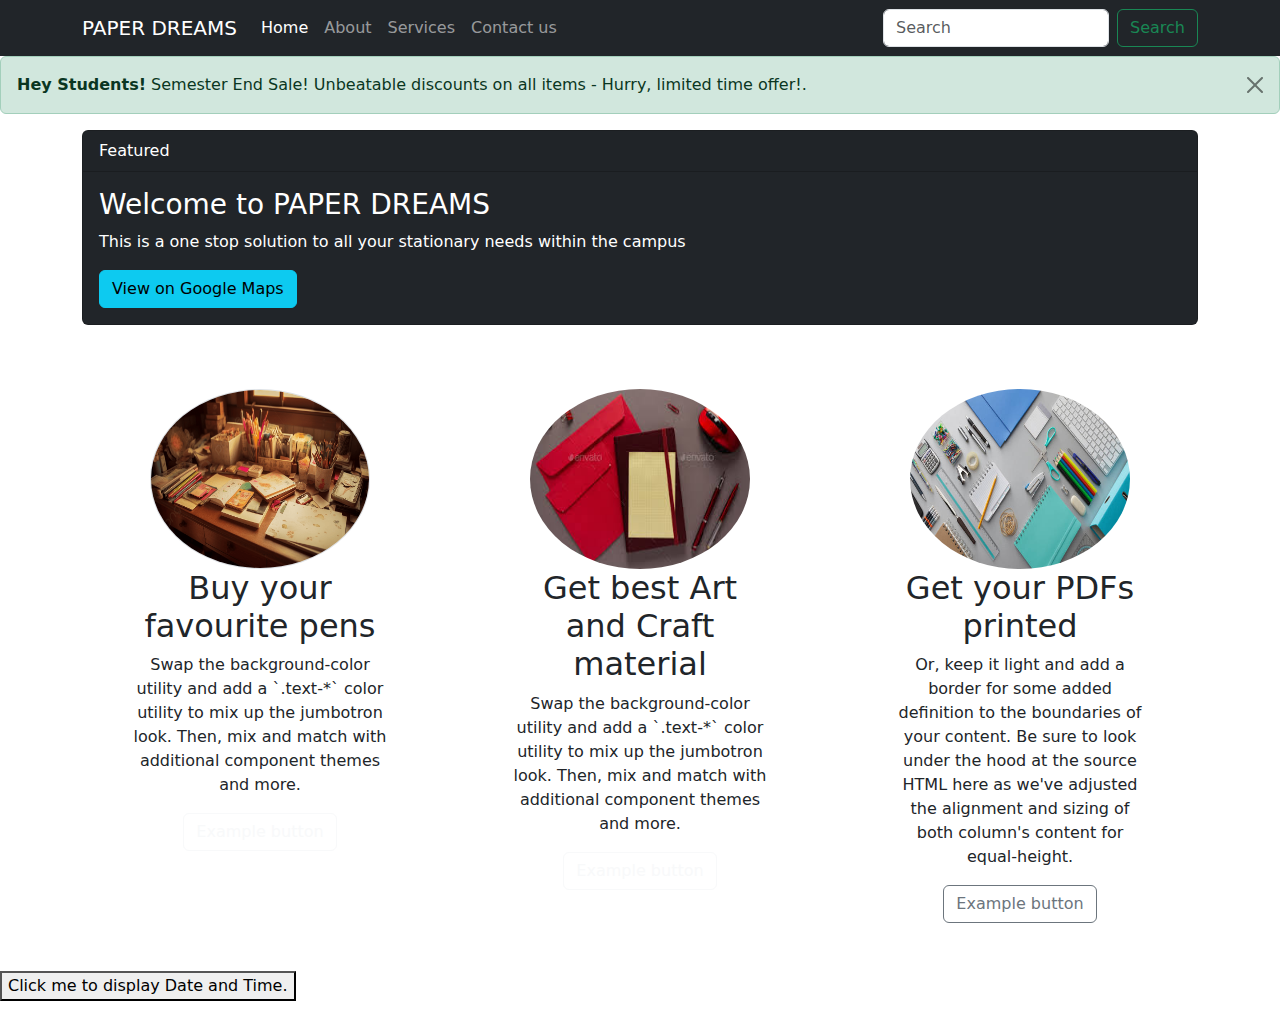
<file: index.html>
<!doctype html>
<html lang="en">

<head>
  <meta charset="utf-8">
  <meta name="viewport" content="width=device-width, initial-scale=1">
  <title>Welcome to PAPER DREAMS !</title>
  <link href="https://cdn.jsdelivr.net/npm/bootstrap@5.3.3/dist/css/bootstrap.min.css" rel="stylesheet"
    integrity="sha384-QWTKZyjpPEjISv5WaRU9OFeRpok6YctnYmDr5pNlyT2bRjXh0JMhjY6hW+ALEwIH" crossorigin="anonymous">
</head>

<body>
  <nav class="navbar navbar-expand-lg navbar-dark bg-dark">
    <div class="container">
      <a class="navbar-brand" href="#">PAPER DREAMS</a>
      <button class="navbar-toggler" type="button" data-bs-toggle="collapse" data-bs-target="#navbarSupportedContent"
        aria-controls="navbarSupportedContent" aria-expanded="false" aria-label="Toggle navigation">
        <span class="navbar-toggler-icon"></span>
      </button>
      <div class="collapse navbar-collapse" id="navbarSupportedContent">
        <ul class="navbar-nav me-auto mb-2 mb-lg-0">
          <!-- following are the list items i.e Navigation bar items  -->
          <li class="nav-item">
            <a class="nav-link active" aria-current="page" href="#">Home</a>
          </li>
          <li class="nav-item active">
            <a class="nav-link " aria-current="pa" href="/about.html">About</a>
          </li>

          <li class="nav-item">
            <a class="nav-link" href="/service.html">Services</a>
          </li>

          <li class="nav-item">
            <a class="nav-link" href="/contact.html">Contact us</a>
          </li>

        </ul>
        <form class="d-flex" role="search">
          <input class="form-control me-2" type="search" placeholder="Search" aria-label="Search">
          <button class="btn btn-outline-success" type="submit">Search</button>
        </form>
      </div>
    </div>
  </nav>

  <div class="alert alert-success alert-dismissible fade show" role="alert">
    <strong>Hey Students!</strong> Semester End Sale! Unbeatable discounts on all items - Hurry, limited time offer!.
    <button type="button" class="btn-close" data-bs-dismiss="alert" aria-label="Close"></button>
  </div>

  <div class="container mt-3">
    <div class="card bg-dark text-white --bs-info-border-subtle">
      <div class="card-header">
        Featured
      </div>
      <div class="card-body">
        <h3 class="card-title">Welcome to PAPER DREAMS</h3>
        <p class="card-text">This is a one stop solution to all your stationary needs within the campus</p>
        <a href="https://www.google.com/maps/place/MIT/@18.5076828,73.8154529,17z/data=!3m1!4b1!4m6!3m5!1s0x3bc2bf95961f142b:0xcd264dea53354f8c!8m2!3d18.5076778!4d73.8203238!16s%2Fg%2F1tf46lp3?entry=ttu" target = "_blank" class="btn btn-info">View on Google Maps</a>
      </div>
    </div>
  </div>


  </div>

  <div class="container">
    <div class="row align-items-md-stretch mt-3">
      <div class="col-md-4 text-center  ">
        
        
        <div class="h-100 p-5 bg-tertiary  rounded-3">
          <img src = "home5.jpg" class="bd-placeholder-img border rounded-circle" width="220" height="180" ></img>
          <h2>Buy your favourite pens </h2>
          <p>Swap the background-color utility and add a `.text-*` color utility to mix up the jumbotron look. Then, mix
            and match with additional component themes and more.</p>
          <button class="btn btn-outline-light" type="button">Example button</button>
        </div>
      </div>
      <div class="col-md-4 text-center ">
        <div class="h-100 p-5 bg-tertiary rounded-3">
          <!-- adding the circle -->
          <img src = "home4.jpeg" class = "bd-placeholder-img rounded-circle" width="220" height="180"  
           ></img>
            <!-- circle code | -->
          <h2>Get best Art and Craft material</h2>
          <p>Swap the background-color utility and add a `.text-*` color utility to mix up the jumbotron look. Then, mix
            and match with additional component themes and more.</p>
          <button class="btn btn-outline-light" type="button">Example button</button>
        </div>
      </div>
      <div class="col-md-4 text-center">
        <div class="h-100 p-5 bg-tertiary  rounded-3">
          <!-- adding the circle -->
          <img src ="home2.jpg" class="bd-placeholder-img rounded-circle" width="220" height="180"  
           ></rect></img>
            <!-- circle code | -->
          <h2>Get your PDFs printed </h2>
          <p>Or, keep it light and add a border for some added definition to the boundaries of your content. Be sure to
            look under the hood at the source HTML here as we've adjusted the alignment and sizing of both column's
            content for equal-height.</p>
          <button class="btn btn-outline-secondary" type="button">Example button</button>
        </div>
      </div>
      
    </div>
  </div>
  
<button type="button justify"
onclick="document.getElementById('de').innerHTML = Date()">
Click me to display Date and Time.</button>
<p id="de"></p>
</body>
</html> 


  



  <script src="https://cdn.jsdelivr.net/npm/bootstrap@5.3.3/dist/js/bootstrap.bundle.min.js"
    integrity="sha384-YvpcrYf0tY3lHB60NNkmXc5s9fDVZLESaAA55NDzOxhy9GkcIdslK1eN7N6jIeHz"
    crossorigin="anonymous"></script>
</body>

</html>
</file>
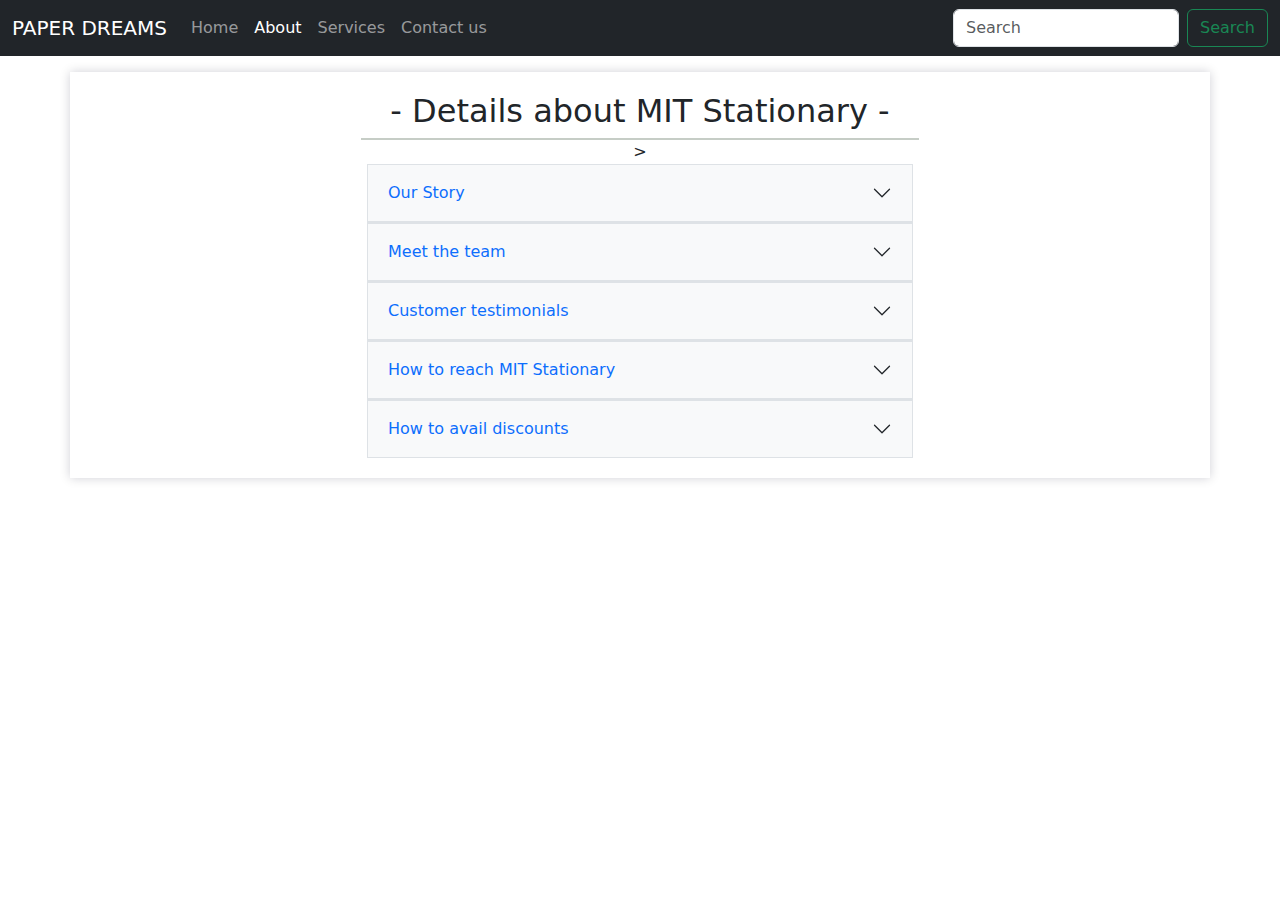
<file: about.html>
<!doctype html>
<html lang="en">

<head>
  <meta charset="utf-8">
  <meta name="viewport" content="width=device-width, initial-scale=1">
  <title>About PAPER DREAMS</title>
  <link rel="stylesheet" href="/about.css">
  <link href="https://cdn.jsdelivr.net/npm/bootstrap@5.3.3/dist/css/bootstrap.min.css" rel="stylesheet"
    integrity="sha384-QWTKZyjpPEjISv5WaRU9OFeRpok6YctnYmDr5pNlyT2bRjXh0JMhjY6hW+ALEwIH" crossorigin="anonymous">
</head>

<body>
  <nav class="navbar navbar-expand-lg navbar-dark bg-dark">
    <div class="container-fluid">
      <a class="navbar-brand" href="#">PAPER DREAMS</a>
      <button class="navbar-toggler" type="button" data-bs-toggle="collapse" data-bs-target="#navbarSupportedContent" aria-controls="navbarSupportedContent" aria-expanded="false" aria-label="Toggle navigation">
        <span class="navbar-toggler-icon"></span>
      </button>
      <div class="collapse navbar-collapse" id="navbarSupportedContent">
        <ul class="navbar-nav me-auto mb-2 mb-lg-0">
          <!-- following are the list items i.e Navigation bar items  -->
          <li class="nav-item">
            <a class="nav-link " aria-current="page" href="/">Home</a>
          </li>
          <li class="nav-item">
            <a class="nav-link active" href="/about.html">About</a>
          </li>
          

          <li class="nav-item">
            <a class="nav-link" href="/service.html">Services</a>
          </li>
          <li class="nav-item">
            <a class="nav-link" href="/contact.html">Contact us</a>
          </li>
          
        </ul>
        <form class="d-flex" role="search">
          <input class="form-control me-2" type="search" placeholder="Search" aria-label="Search">
          <button class="btn btn-outline-success" type="submit">Search</button>
        </form>
      </div>
    </div>
  </nav>
  <div class="container mt-3 text-center ">
    <h2>- Details about MIT Stationary - </h2>
    <hr style="height: 2px; width: 50%; background-color: rgb(26, 55, 29); border: none; margin: 0 auto;">>
    <div class="row justify-content-center ">
        <div class="col-12 col-sm-10 col-md-8 col-lg-6 ">
            <div class="accordion accordion-flush bg-secondary" id="accordionFlushExample">
                <div class="accordion-item">
                    <h3 class="accordion-header">
                        <button class="accordion-button collapsed text-primary bg-light border btn btn-outline-tertiary" type="button" data-bs-toggle="collapse" data-bs-target="#flush-collapseOne" aria-expanded="false" aria-controls="flush-collapseOne">
                          Our Story</button>
                        </button>
                    </h2>
                    <div id="flush-collapseOne" class="accordion-collapse collapse" data-bs-parent="#accordionFlushExample">
                        <div class="accordion-body">Placeholder content for this accordion, which is intended to demonstrate the <code>.accordion-flush</code> class. This is the first item's accordion body.</div>
                    </div>
                </div>
                <div class="accordion-item">
                    <h2 class="accordion-header">
                        <button class="accordion-button collapsed text-primary bg-light border btn btn-outline-secondary" type="button" data-bs-toggle="collapse" data-bs-target="#flush-collapseTwo" aria-expanded="false" aria-controls="flush-collapseTwo">
                            Meet the team
                        </button>
                    </h2>
                    <div id="flush-collapseTwo" class="accordion-collapse collapse" data-bs-parent="#accordionFlushExample">
                        <div class="accordion-body">Placeholder content for this accordion, which is intended to demonstrate the <code>.accordion-flush</code> class. This is the second item's accordion body. Let's imagine this being filled with some actual content.</div>
                    </div>
                </div>
                <div class="accordion-item">
                    <h2 class="accordion-header">
                        <button class="accordion-button collapsed text-primary text-center bg-light border btn btn-outline-secondary text-center" type="button" data-bs-toggle="collapse" data-bs-target="#flush-collapseThree" aria-expanded="false" aria-controls="flush-collapseThree">
                           Customer testimonials
                        </button>
                    </h2>
                    <div id="flush-collapseThree" class="accordion-collapse collapse" data-bs-parent="#accordionFlushExample">
                        <div class="accordion-body">Placeholder content for this accordion, which is intended to demonstrate the <code>.accordion-flush</code> class. This is the third item's accordion body. Nothing more exciting happening here in terms of content, but just filling up the space to make it look, at least at first glance, a bit more representative of how this would look in a real-world application.</div>
                    </div>
                </div>
                <div class="accordion-item">
                  <h2 class="accordion-header">
                      <button class="accordion-button collapsed text-primary bg-light border btn btn-outline-secondary" type="button" data-bs-toggle="collapse" data-bs-target="#flush-collapseFour" aria-expanded="false" aria-controls="flush-collapseFour">
                          How to reach MIT Stationary
                      </button>
                  </h2>
                  <div id="flush-collapseFour" class="accordion-collapse collapse" data-bs-parent="#accordionFlushExample">
                      <div class="accordion-body">Placeholder content for this accordion, which is intended to demonstrate the <code>.accordion-flush</code> class. This is the second item's accordion body. Let's imagine this being filled with some actual content.</div>
                  </div>
              </div>
              <div class="accordion-item">
                <h2 class="accordion-header">
                    <button class="accordion-button collapsed text-primary bg-light border btn btn-outline-secondary" type="button" data-bs-toggle="collapse" data-bs-target="#flush-collapseFive" aria-expanded="false" aria-controls="flush-collapseFive">
                        How to avail discounts 
                    </button>
                </h2>
                <div id="flush-collapseFive" class="accordion-collapse collapse" data-bs-parent="#accordionFlushExample">
                    <div class="accordion-body">Placeholder content for this accordion, which is intended to demonstrate the <code>.accordion-flush</code> class. This is the second item's accordion body. Let's imagine this being filled with some actual content.</div>
                </div>
            </div>
            </div>
        </div>
        
    
                  


    </div>

    
</div>
  

  <script src="https://cdn.jsdelivr.net/npm/bootstrap@5.3.3/dist/js/bootstrap.bundle.min.js"
    integrity="sha384-YvpcrYf0tY3lHB60NNkmXc5s9fDVZLESaAA55NDzOxhy9GkcIdslK1eN7N6jIeHz"
    crossorigin="anonymous"></script>
</body>

</html>
</file>
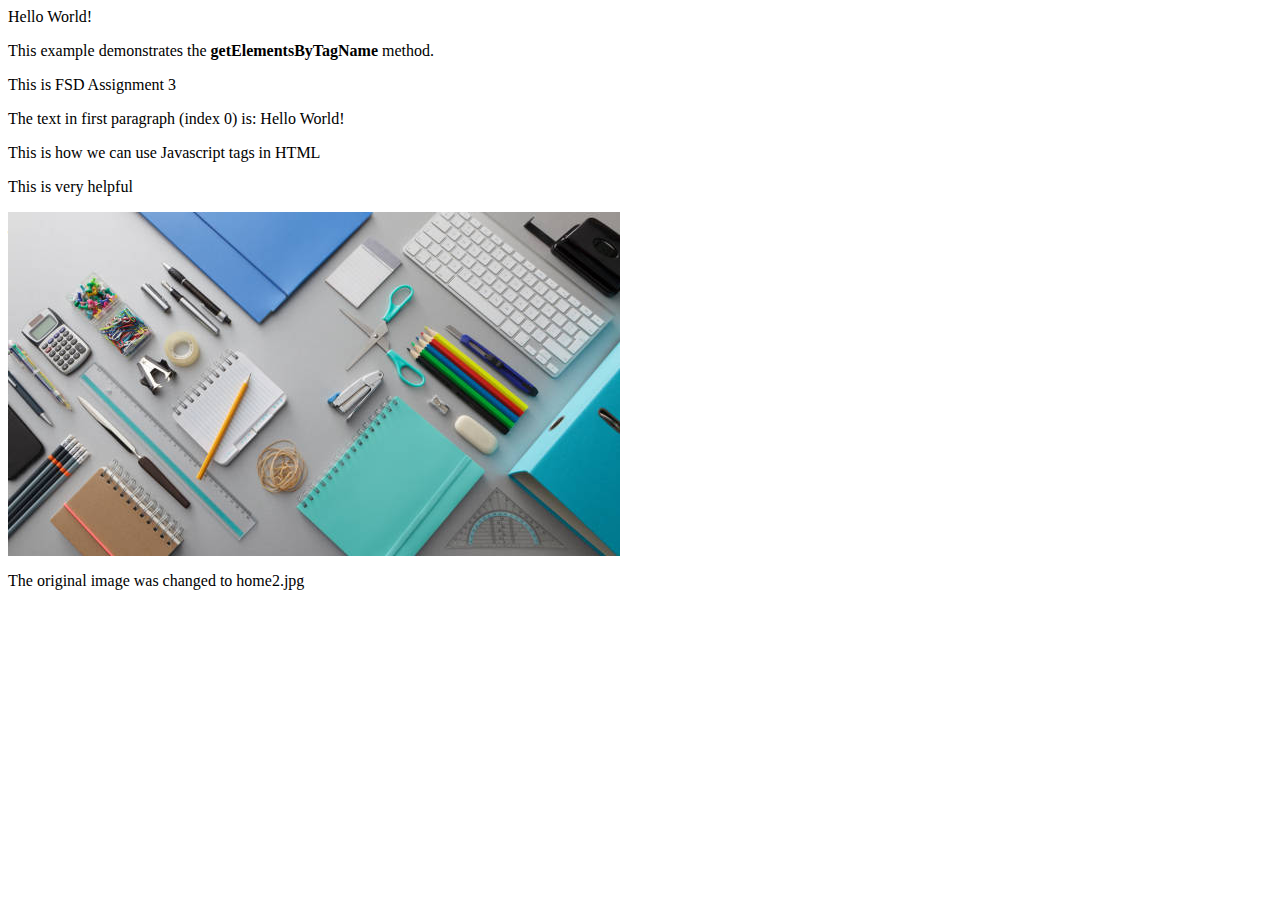
<file: assgn3.html>
<html>
<body>
    





<p id="p1">Hello World!</p>
<p>This example demonstrates the <b>getElementsByTagName</b> method.</p>
<p>This is FSD Assignment 3</p>
<p id="demo"></p>
<p class = "intro">This is how we can use Javascript tags in HTML </p>
<p class = "intro">This is very helpful</p>



<img id="image" src="home1.jpg">
<script>
document.getElementById("image").src="home2.jpg";
</script>
<p>The original image was changed to home2.jpg</p>




<script>
document.getElementById("p1").innerHTML = "Hello World!";
</script>
<script>
    var x = document.getElementsByTagName("p");
    document.getElementById("demo").innerHTML = 
    'The text in first paragraph (index 0) is: ' + x[0].innerHTML;
</script>

<script>
    var y = document.getElementsByClassName("intro");
    document.getElementbyId("demo").innerHTML = 'This is the text' +y[0].innerHTML;
    </script>
    

</body>
</html>
</file>
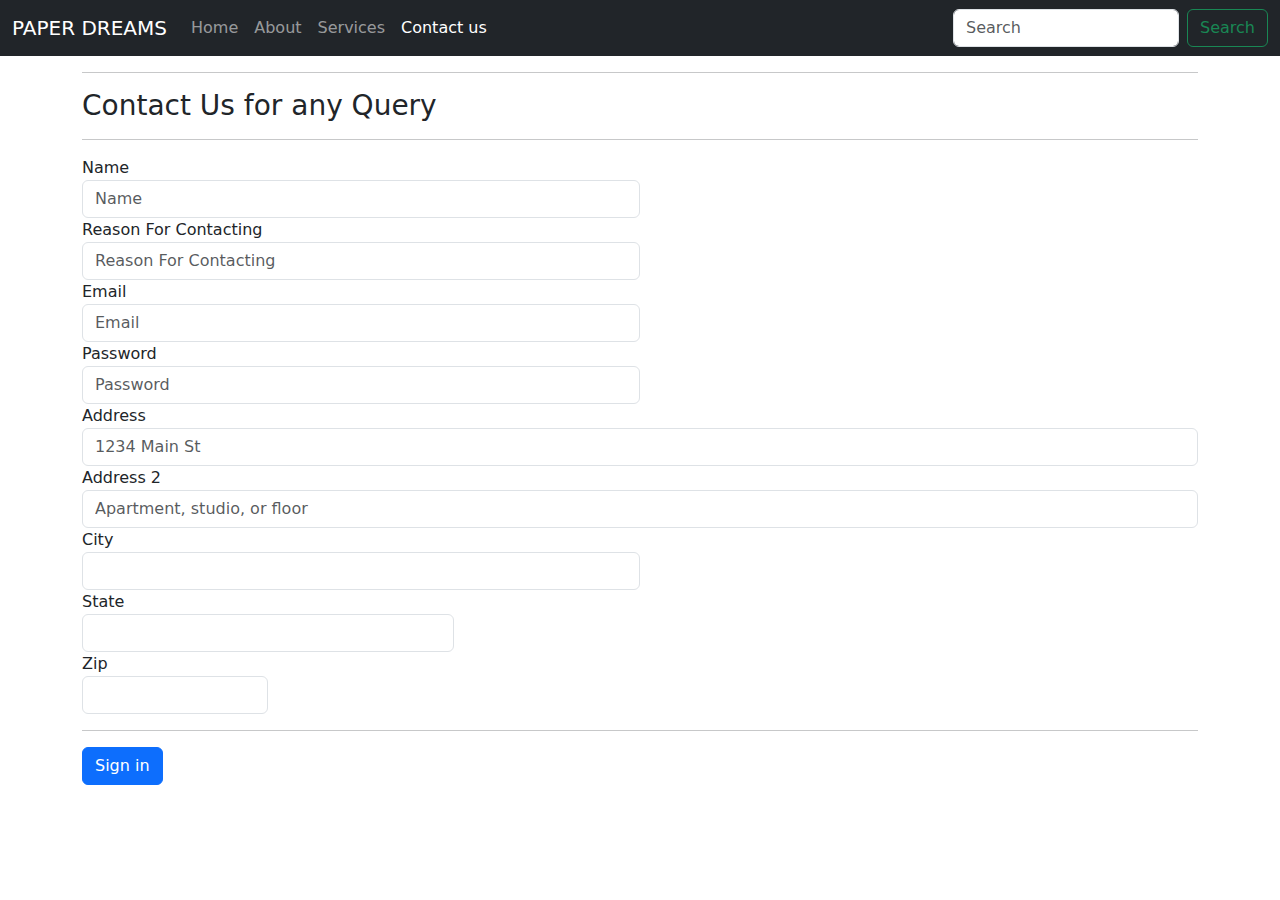
<file: contact.html>
<!doctype html>
<html lang="en">

<head>
  <meta charset="utf-8">
  <meta name="viewport" content="width=device-width, initial-scale=1">
  <title>Contact PAPER DREAMS</title>
  <link href="https://cdn.jsdelivr.net/npm/bootstrap@5.3.3/dist/css/bootstrap.min.css" rel="stylesheet"
    integrity="sha384-QWTKZyjpPEjISv5WaRU9OFeRpok6YctnYmDr5pNlyT2bRjXh0JMhjY6hW+ALEwIH" crossorigin="anonymous">
  <script>
    function validateForm() {
      var x = document.forms["myForm"]["fname"].value;
      var zip = document.forms["myForm"]["fzip"].value;
      if (x == "") {
        alert("Name must be filled out");
        return false;
      }
      if(zip.length!=6){
        alert("Zip code must be 6 digits long");
        return false;
      }
    }
  </script>

 



</head>

<body>
  <nav class="navbar navbar-expand-lg navbar-dark bg-dark">
    <div class="container-fluid">
      <a class="navbar-brand" href="#">PAPER DREAMS</a>
      <button class="navbar-toggler" type="button" data-bs-toggle="collapse" data-bs-target="#navbarSupportedContent"
        aria-controls="navbarSupportedContent" aria-expanded="false" aria-label="Toggle navigation">
        <span class="navbar-toggler-icon"></span>
      </button>
      <div class="collapse navbar-collapse" id="navbarSupportedContent">
        <ul class="navbar-nav me-auto mb-2 mb-lg-0">
          <!-- Navigation bar items  -->
          <li class="nav-item">
            <a class="nav-link " aria-current="page" href="/">Home</a>
          </li>
          <li class="nav-item">
            <a class="nav-link" href="/about.html">About</a>
          </li>
          <li class="nav-item">
            <a class="nav-link" href="/service.html">Services</a>
          </li>
          <li class="nav-item active">
            <a class="nav-link active" href="/contact.html">Contact us</a>
          </li>
        </ul>
        <form class="d-flex" role="search">
          <input class="form-control me-2" type="search" placeholder="Search" aria-label="Search">
          <button class="btn btn-outline-success" type="submit">Search</button>
        </form>
      </div>
    </div>
  </nav>

  <div class="container mt-3">
    <hr>
    <h3>Contact Us for any Query</h3>
    <hr>
    <form name="myForm" action="contact.html" onsubmit="return validateForm()" method="post">
      <div class="form-row">
        <div class="form-group col-md-6">
          <label for="fname">Name</label>
          <input type="text" class="form-control" name="fname" id="fname" placeholder="Name">
        </div>
        <div class="form-group col-md-6">
          <label for="reason">Reason For Contacting</label>
          <input type="text" class="form-control" id="reason" placeholder="Reason For Contacting">
        </div>
      </div>
      <div class="form-row">
        <div class="form-group col-md-6">
          <label for="inputEmail4">Email</label>
          <input type="email" class="form-control" id="inputEmail4" placeholder="Email">
        </div>
        <div class="form-group col-md-6">
          <label for="inputPassword4">Password</label>
          <input type="password" class="form-control" id="inputPassword4" placeholder="Password">
        </div>
      </div>
      <div class="form-group">
        <label for="inputAddress">Address</label>
        <input type="text" class="form-control" id="inputAddress" placeholder="1234 Main St">
      </div>
      <div class="form-group">
        <label for="inputAddress2">Address 2</label>
        <input type="text" class="form-control" id="inputAddress2" placeholder="Apartment, studio, or floor">
      </div>
      <div class="form-row">
        <div class="form-group col-md-6">
          <label for="inputCity">City</label>
          <input type="text" class="form-control" id="inputCity">
        </div>
        <div class="form-group col-md-4">
          <label for="inputState">State</label>
          <input type = "text" class="form-control" id="inputState">
            
          </input>
        </div>
        <div class="form-group col-md-2">
          <label for="fzip">Zip</label>
          <input type="text" class="form-control" id="inputZip">
        </div>
      </div>
      
      <hr>
      <button type="submit" class="btn btn-primary">Sign in</button>
    </form>
  </div>



  <script src="https://cdn.jsdelivr.net/npm/bootstrap@5.3.3/dist/js/bootstrap.bundle.min.js"
    integrity="sha384-YvpcrYf0tY3lHB60NNkmXc5s9fDVZLESaAA55NDzOxhy9GkcIdslK1eN7N6jIeHz"
    crossorigin="anonymous">
  </script>
</body>

</html>
</file>
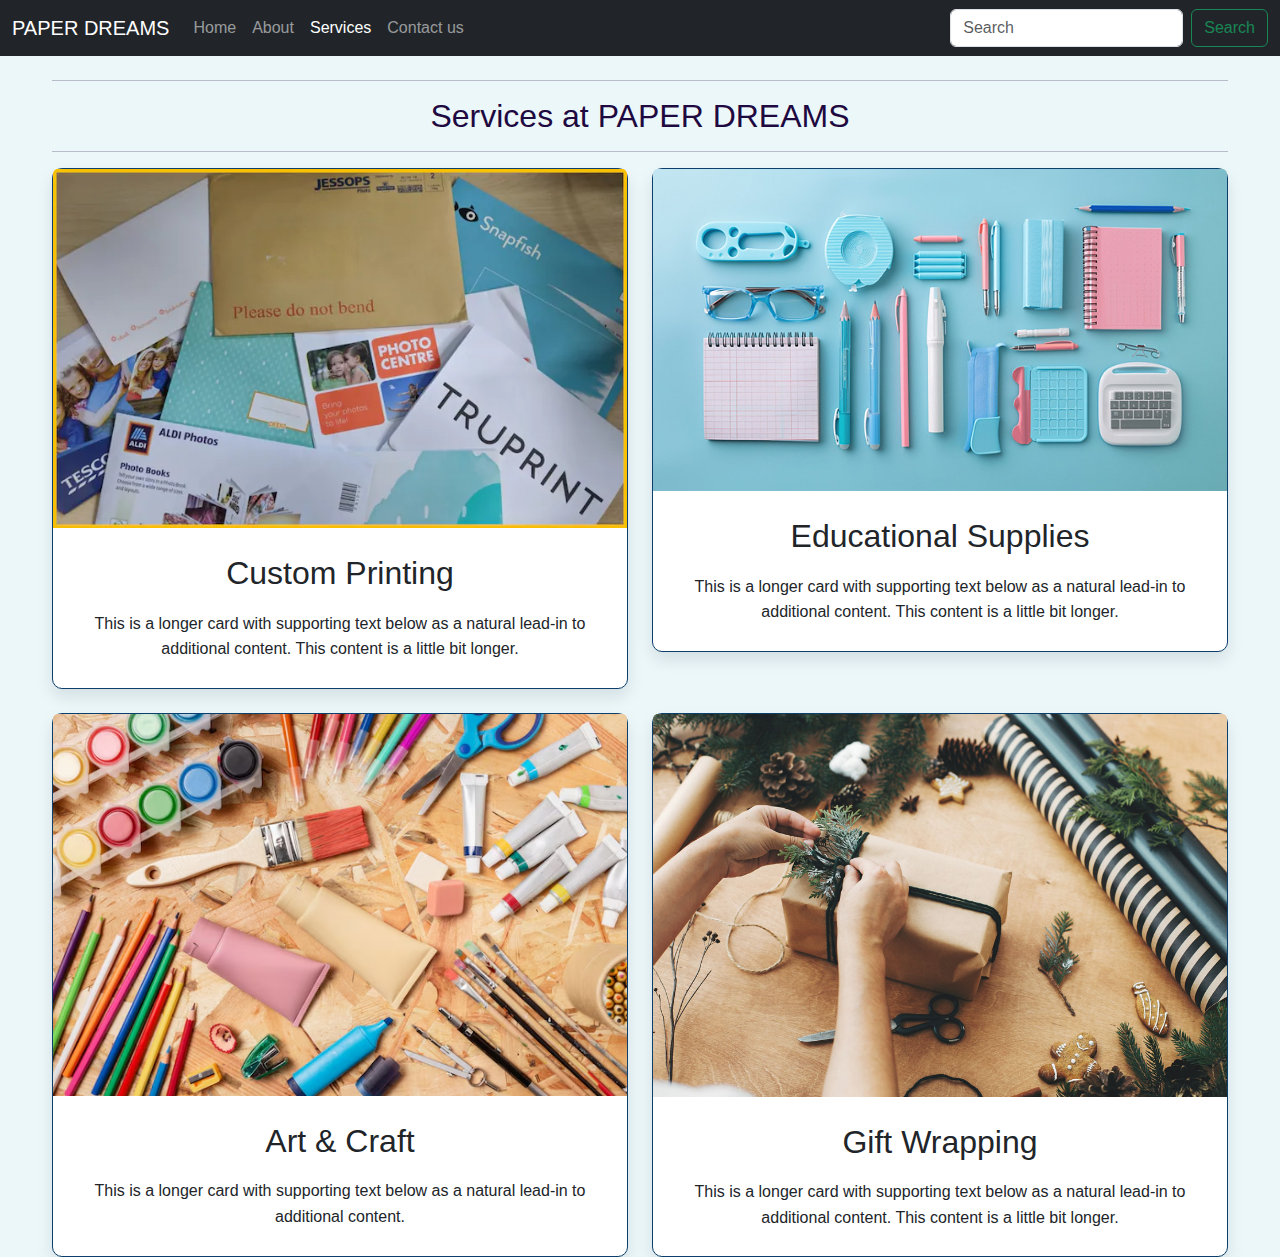
<file: service.html>
<!doctype html>
<html lang="en">

<head>
  <meta charset="utf-8">
  <meta name="viewport" content="width=device-width, initial-scale=1">
  <title>Services provided by PAPER DREAMS</title>
  <link href="https://cdn.jsdelivr.net/npm/bootstrap@5.3.3/dist/css/bootstrap.min.css" rel="stylesheet"
    integrity="sha384-QWTKZyjpPEjISv5WaRU9OFeRpok6YctnYmDr5pNlyT2bRjXh0JMhjY6hW+ALEwIH" crossorigin="anonymous">

    <link rel="stylesheet" href="/service.css">
</head>

<body>
  <nav class="navbar navbar-expand-lg navbar-dark bg-dark">
    <div class="container-fluid">
      <a class="navbar-brand" href="#">PAPER DREAMS</a>
      <button class="navbar-toggler" type="button" data-bs-toggle="collapse" data-bs-target="#navbarSupportedContent" aria-controls="navbarSupportedContent" aria-expanded="false" aria-label="Toggle navigation">
        <span class="navbar-toggler-icon"></span>
      </button>
      <div class="collapse navbar-collapse" id="navbarSupportedContent">
        <ul class="navbar-nav me-auto mb-2 mb-lg-0">
          <!-- following are the list items i.e Navigation bar items  -->
          <li class="nav-item">
            <a class="nav-link " aria-current="page" href="/">Home</a>
          </li>
          <li class="nav-item">
            <a class="nav-link" href="/about.html">About</a>
          </li>
          
          <li class="nav-item active">
            <a class="nav-link active" href="/service.html">Services</a>
          </li>
          
          <li class="nav-item">
            <a class="nav-link" href="/contact.html">Contact us</a>
          </li>
          
        </ul>
        <form class="d-flex" role="search">
          <input class="form-control me-2" type="search" placeholder="Search" aria-label="Search">
          <button class="btn btn-outline-success" type="submit">Search</button>
        </form>
      </div>
    </div>
  </nav>

  <div class="container mt-4 text-center">
    <hr>
    <h2>Services at PAPER DREAMS</h2>
    <hr>
    <div class="row row-cols-sm-2  g-4">
      <div class="col">
        <div class="card">
          <img src="service1.webp" class="card-img-top" alt="...">
          <div class="card-body">
            <h5 class="card-title text-dark">Custom Printing</h5>
            <p class="card-text">This is a longer card with supporting text below as a natural lead-in to additional content. This content is a little bit longer.</p>
          </div>
        </div>
      </div>
      <div class="col">
        <div class="card">
          <img src="service3.jpg" class="card-img-top" alt="...">
          <div class="card-body">
            <h5 class="card-title text-dark">Educational Supplies</h5>
            <p class="card-text">This is a longer card with supporting text below as a natural lead-in to additional content. This content is a little bit longer.</p>
          </div>
        </div>
      </div>
      <div class="col">
        <div class="card">
          <img src="service4.avif" class="card-img-top" alt="...">
          <div class="card-body">
            <h5 class="card-title text-dark">Art & Craft</h5>
            <p class="card-text">This is a longer card with supporting text below as a natural lead-in to additional content.</p>
          </div>
        </div>
      </div>
      <div class="col">
        <div class="card">
          <img src="service5.jpg" class="card-img-top" alt="...">
          <div class="card-body">
            <h5 class="card-title text-dark">Gift Wrapping </h5>
            <p class="card-text">This is a longer card with supporting text below as a natural lead-in to additional content. This content is a little bit longer.</p>
          </div>
        </div>
      </div>
    </div>
  </div>


  










  <script src="https://cdn.jsdelivr.net/npm/bootstrap@5.3.3/dist/js/bootstrap.bundle.min.js"
    integrity="sha384-YvpcrYf0tY3lHB60NNkmXc5s9fDVZLESaAA55NDzOxhy9GkcIdslK1eN7N6jIeHz"
    crossorigin="anonymous"></script>
</body>

</html>
</file>
<file: about.css>
body {
    font-family: 'Comic Sans MS', sans-serif;
    background-color: #a9cfe2;
    margin: 5;
    padding: 5;
}

.container {
    max-width: 800px;
    margin: 20px auto;
    padding: 20px;
    background-color: #ffffff;
    box-shadow: 0 0 10px rgba(10, 3, 36, 0.189);
}

h1 {
    text-align: center;
    color: #052d11;
}

.accordion-button {
    background-color: #4CAF50;
    color: white;
}

.accordion-button:not(.collapsed) {
    background-color: #45a049;
}

.accordion-body {
    background-color: #e8f5e9;
}
</file>
<file: service.css>
body {
    font-family: 'Comic Sans MS', sans-serif;
    background-color: #ecf7fa;
    color: #1e0940;
    margin: 20;
    padding: 20;
  }
  
  
  .navbar {
    margin-bottom: 10px;
  }
  
  
  .container {
    max-width: 1200px;
    margin: 10 auto;
    padding: 60 px;
  }
  
  
  .card {
    border: 1px solid #0c3f6c;
    border-radius: 10px;
    box-shadow: 0 8px 16px rgba(7, 23, 30, 0.1);
    overflow: visible;
    transition: transform 0.3s;
  }
  
  .card:hover {
    transform: translateY(-10px);
  }
  
  .card img {
    width: 100%;
    height: auto;
  }
  
  .card-title {
    font-size: 2rem;
    margin-top: 10px;
    color: #0a2747;
  }
  
  .card-text {
    font-size: 1rem;
    padding: 10px 15px;
    line-height: 1.6;
  }
  
 
  @media (max-width: 768px) {
    .row-cols-sm-2 > .col {
      flex: 0 0 50%;
      max-width: 50%;
    }
  }
  
  @media (max-width: 576px) {
    .row-cols-sm-2 > .col {
      flex: 0 0 100%;
      max-width: 100%;
    }
  }
</file>
